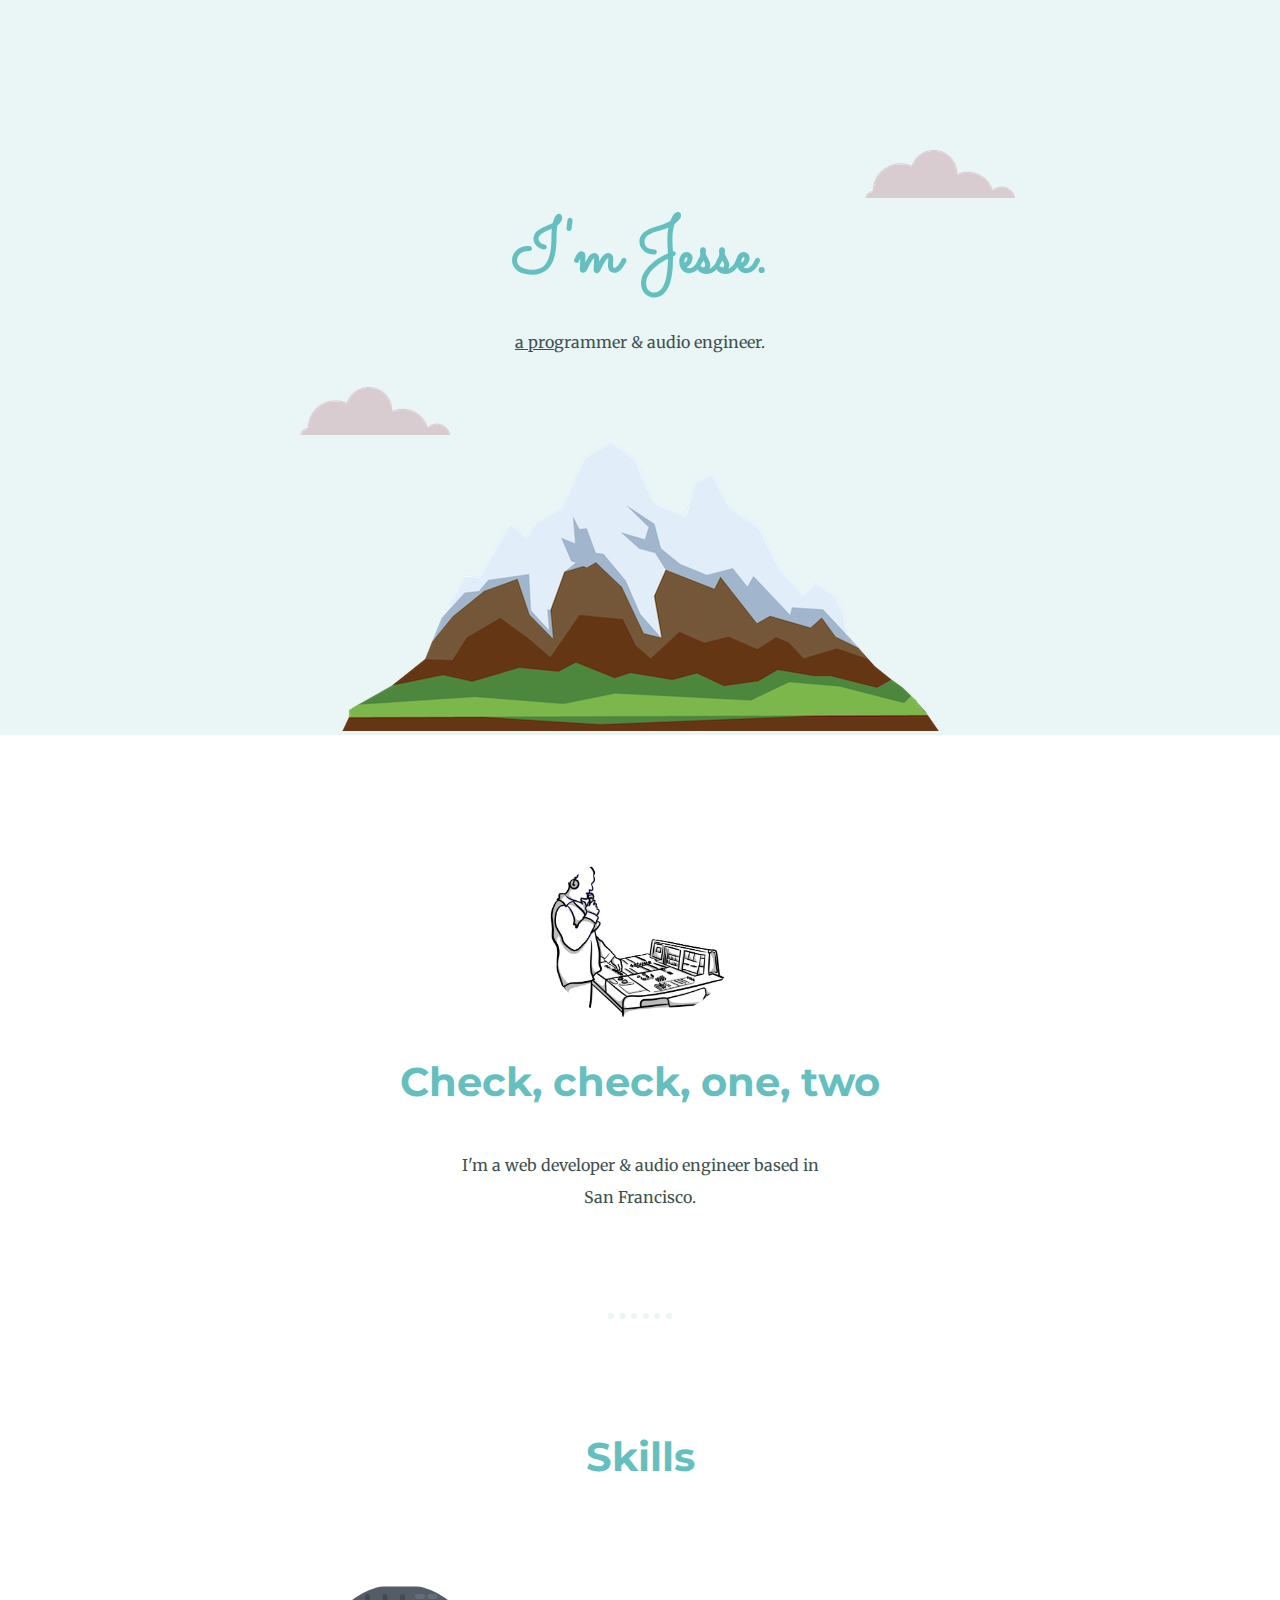
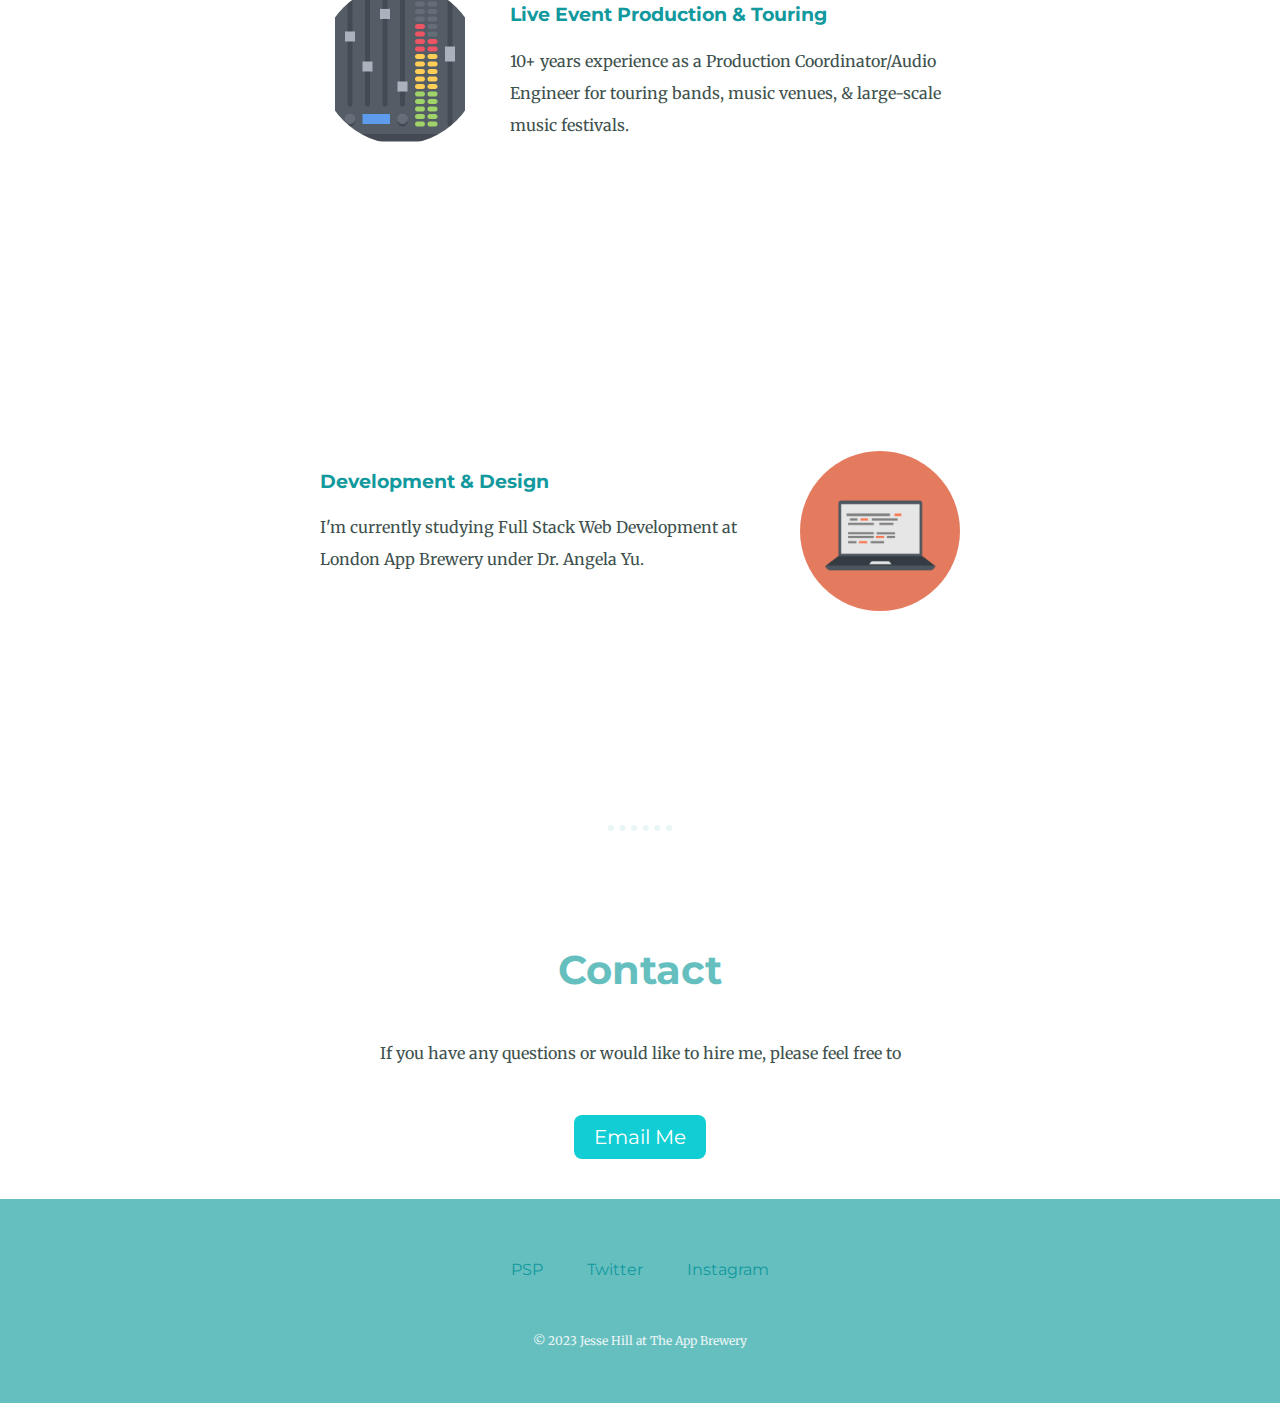
<file: JHCV/index.html>
<!DOCTYPE html>
<html lang="en" dir="ltr">

<head>
  <meta charset="utf-8">
  <title>Jesse Hill</title>
  <link rel="stylesheet" href="styles.css" />
  <link rel="icon" href="favicon.ico(1)" />
  <link rel="preconnect" href="https://fonts.googleapis.com">
<link rel="preconnect" href="https://fonts.gstatic.com" crossorigin>
<link href="https://fonts.googleapis.com/css2?family=Montserrat&display=swap" rel="stylesheet">

</head>

<body>
  <div class="top-container" />
  <img class="top-cloud" src="images/cloud.png" alt="cloud-img" />



  <h1>I'm Jesse.
    <link rel="preconnect" href="https://fonts.gstatic.com" crossorigin>
    <link href="https://fonts.googleapis.com/css2?family=Merriweather&family=Montserrat&family=Sacramento&display=swap" rel="stylesheet">
  </h1>

  <p><span class="pro">a pro</span>grammer & audio engineer.</p>

  <img class="bottom-cloud" src="images/cloud.png" alt="cloud-img" />

  <img src="images/mountain.png"
  <link rel="preconnect" href="https://fonts.googleapis.com">
<link rel="preconnect" href="https://fonts.gstatic.com" crossorigin>
<link href="https://fonts.googleapis.com/css2?family=Merriweather&family=Montserrat&family=Sacramento&display=swap" rel="stylesheet">

</div>


<div class="middle-container">
 <div class="profile">
   <img class="propic" src="images/sounddude.jpg">
   <h2>Check, check, one, two</h2>
       <p class="intro">I'm a web developer & audio engineer based in San Francisco.
</div>


 <hr class="hr1">

 <div class="skills">
   <h2>Skills</h2>
   <div class="skill-row">
     <img class="skill1img" src="images/eq.png">
     <h3>Live Event Production & Touring</h3>
     <p>10+ years experience as a Production Coordinator/Audio Engineer for touring bands, music venues, & large-scale music festivals.
   </div>
</div>

<div class="skill-row">

  <img class="skill2img" src="images/computer.png">

  <h3>Development & Design</h3>
  <p>I'm currently studying Full Stack Web Development at London App Brewery under Dr. Angela Yu.</p>
</div>
</div>
</div>

<hr />

<div class="contact-me">

   <h2>Contact</h2>
   <p>
  If you have any questions or would like to hire me, please feel free to
   </p>
   <br />
   <br />
   <a class="btn" href="mailto:jessehilltouring@gmail.com">Email Me</a>
 </div>

  <div class="bottom-container">
   <a class="footer-link" href="https://professionalstageproductions.com">PSP</a>
   <a class="footer-link" href="https://twitter.com/jessehill">Twitter</a>
   <a class="footer-link" href="https://www.instagram.com/jessehillsound">Instagram</a>



     <p class="copyright">© 2023 Jesse Hill at The App Brewery</p>
</div>
</body>
</file>
<file: JHCV/styles.css>
body {
  margin: 0;
  text-align: center;
  font-family: 'Merriweather', serif;
  color: #40514E;

}

div {
  padding-top: 60px;
}

h1 {
    margin: 50px auto 0 auto;
    font-family: "Sacramento", cursive;
    font-size: 4.62rem;
    color: #66BFBF;
}
h2 {
  font-family: 'Montserrat', sans-serif;
  font-size: 2.5rem;
  padding-bottom:10px;
  color: #66BFBF;
}

h3 {
  color: #11999E;
  font-family: 'Montserrat', sans-serif;
}

p {
  line-height: 2;
}

hr {
  border: dotted #EAF6F6 6px;
  border-bottom: none;
  width: 4%;
  margin: 100px auto 20px;
}

a{
  font-family: Montserrat, sans-serif;
  color: #11999E;
  margin: 10px 20px 30px 20px;
  text-decoration: none;
}

a:hover {
  color: #EaF6F6;
}


.top-container {
  background-color: #EAF6F6;
    position: relative;
    padding-top:100px;
}
.middle-container {
  position: relative;
  padding: 100px 0 20;
}

.bottom-container {
  background-color: #66bfbf;
  padding: 50 0 100;
}


.top-cloud {
  position: relative;
  left: 300px;
  top: 50px;

}

.bottom-cloud {
  position: absolute;
  left: 300px;
  bottom: 300px;
}

.skill-row {
  width: 50%;
  margin: 10px auto 250px auto;
  text-align: left;
}

.skill1img {
  width: 25%;
  float: left;
  margin-right: 30px;
  border-radius: 100%;
}

.skill2img {
  width: 25%;
  float: right;
  margin-left: 30px;
  border-radius: 100%;
}

.pro {
  text-decoration: underline;
}

.intro {
  width: 30%;
  margin: auto;
}

.contact-message {
  width: 40%;
  margin: auto;
}

.propic {
  border-radius: 100%;
  width: 15%;
  margin: auto;
}

.copyright {
  color: #EAF6F6;
  font-size: 0.75rem;
  margin-top: 50px;
  padding-bottom: 50px;
}

.contact-me {
  margin: auto;
  margin-bottom: 50px;
}




.btn {
  background: #11cdd4;
  background-image: -webkit-linear-gradient(top, #11cdd4, ##11999e);
  background-image: -moz-linear-gradient(top, #11cdd4, ##11999e);
  background-image: -ms-linear-gradient(top, #11cdd4, ##11999e);
  background-image: -o-linear-gradient(top, #11cdd4, ##11999e);
  background-image: linear-gradient(to bottom, #11cdd4, ##11999e);
  -webkit-border-radius: 8;
  -moz-border-radius: 8;
  border-radius: 8px;
  font-family: Montserrat;
  color: #ffffff;
  font-size: 20px;
  padding: 10px 20px 10px 20px;
  text-decoration: none;
  margin: 20px auto;
}

.btn:hover {
  background: ##30e3cb;
  background-image: -webkit-linear-gradient(top, ##30e3cb, #2bc4ad);
  background-image: -moz-linear-gradient(top, ##30e3cb, #2bc4ad);
  background-image: -ms-linear-gradient(top, ##30e3cb, #2bc4ad);
  background-image: -o-linear-gradient(top, ##30e3cb, #2bc4ad);
  background-image: linear-gradient(to bottom, ##30e3cb, #2bc4ad);
  text-decoration: none;
}
</file>
